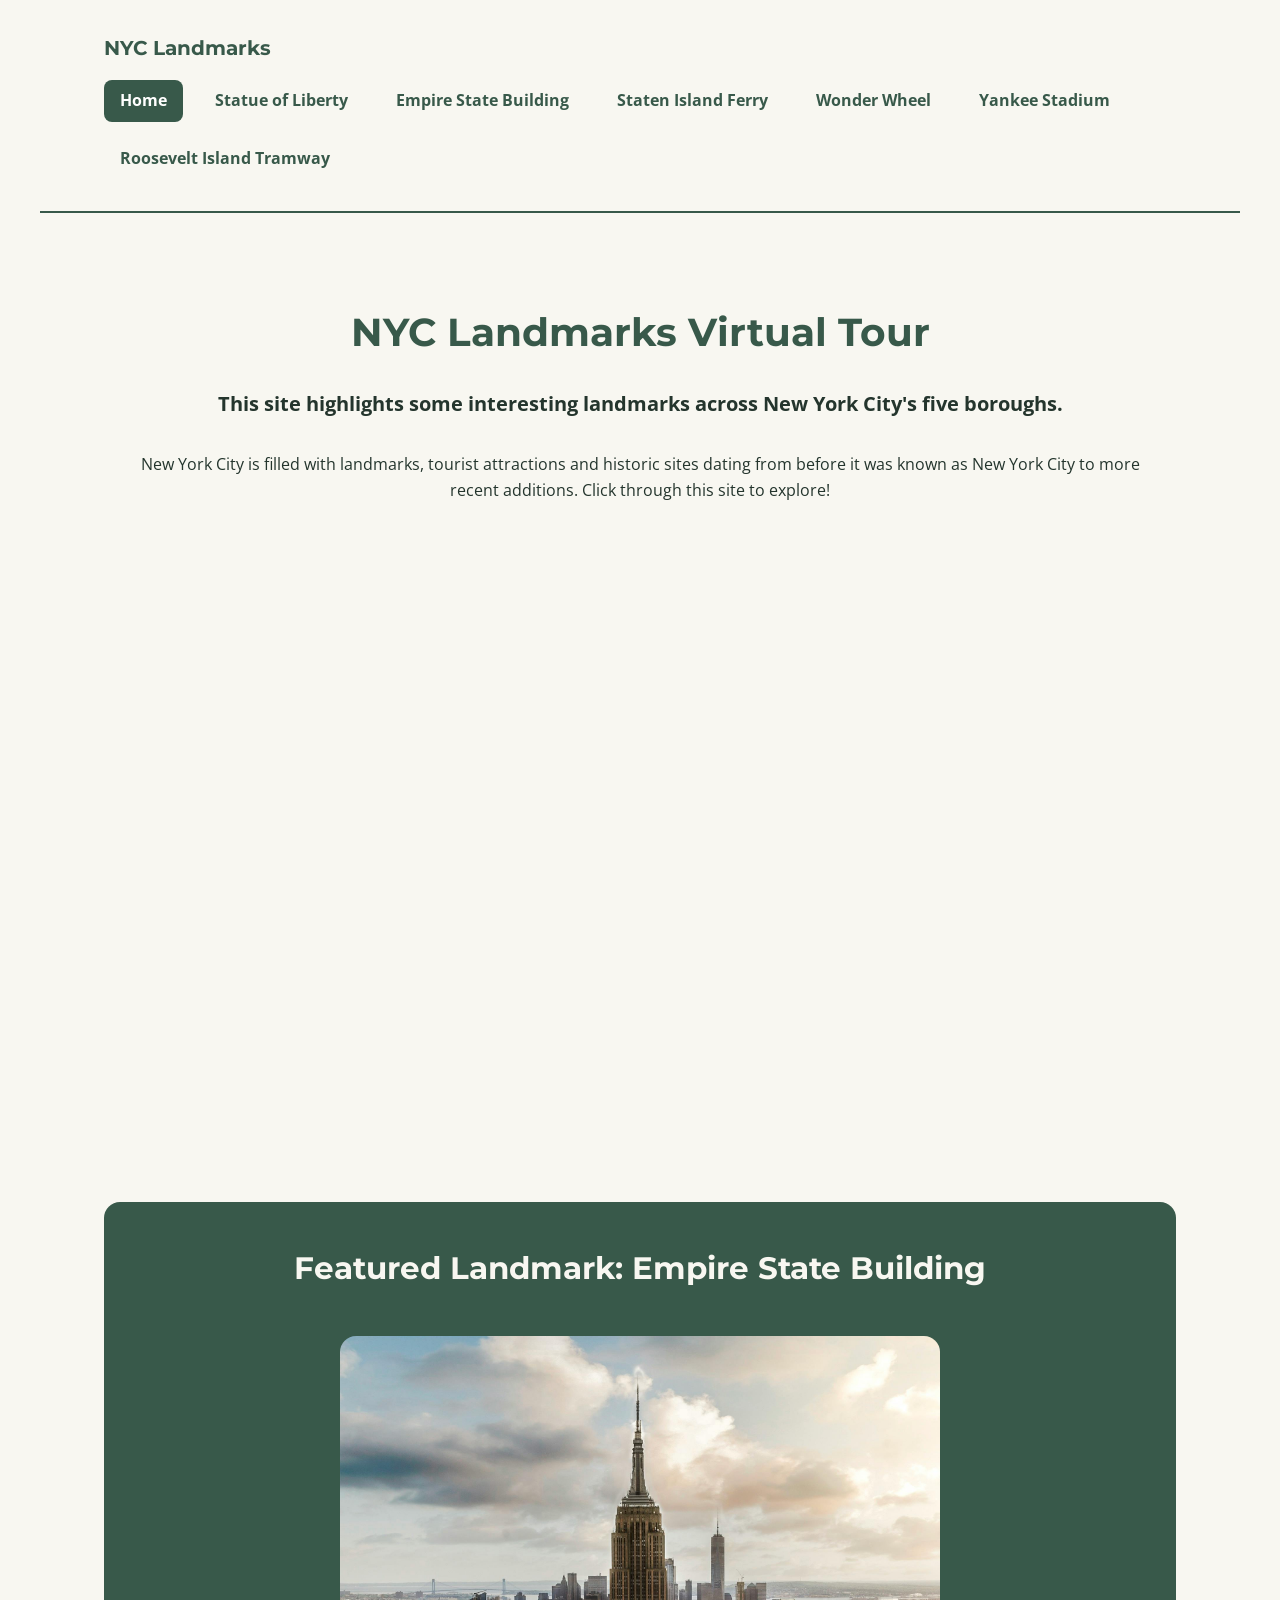
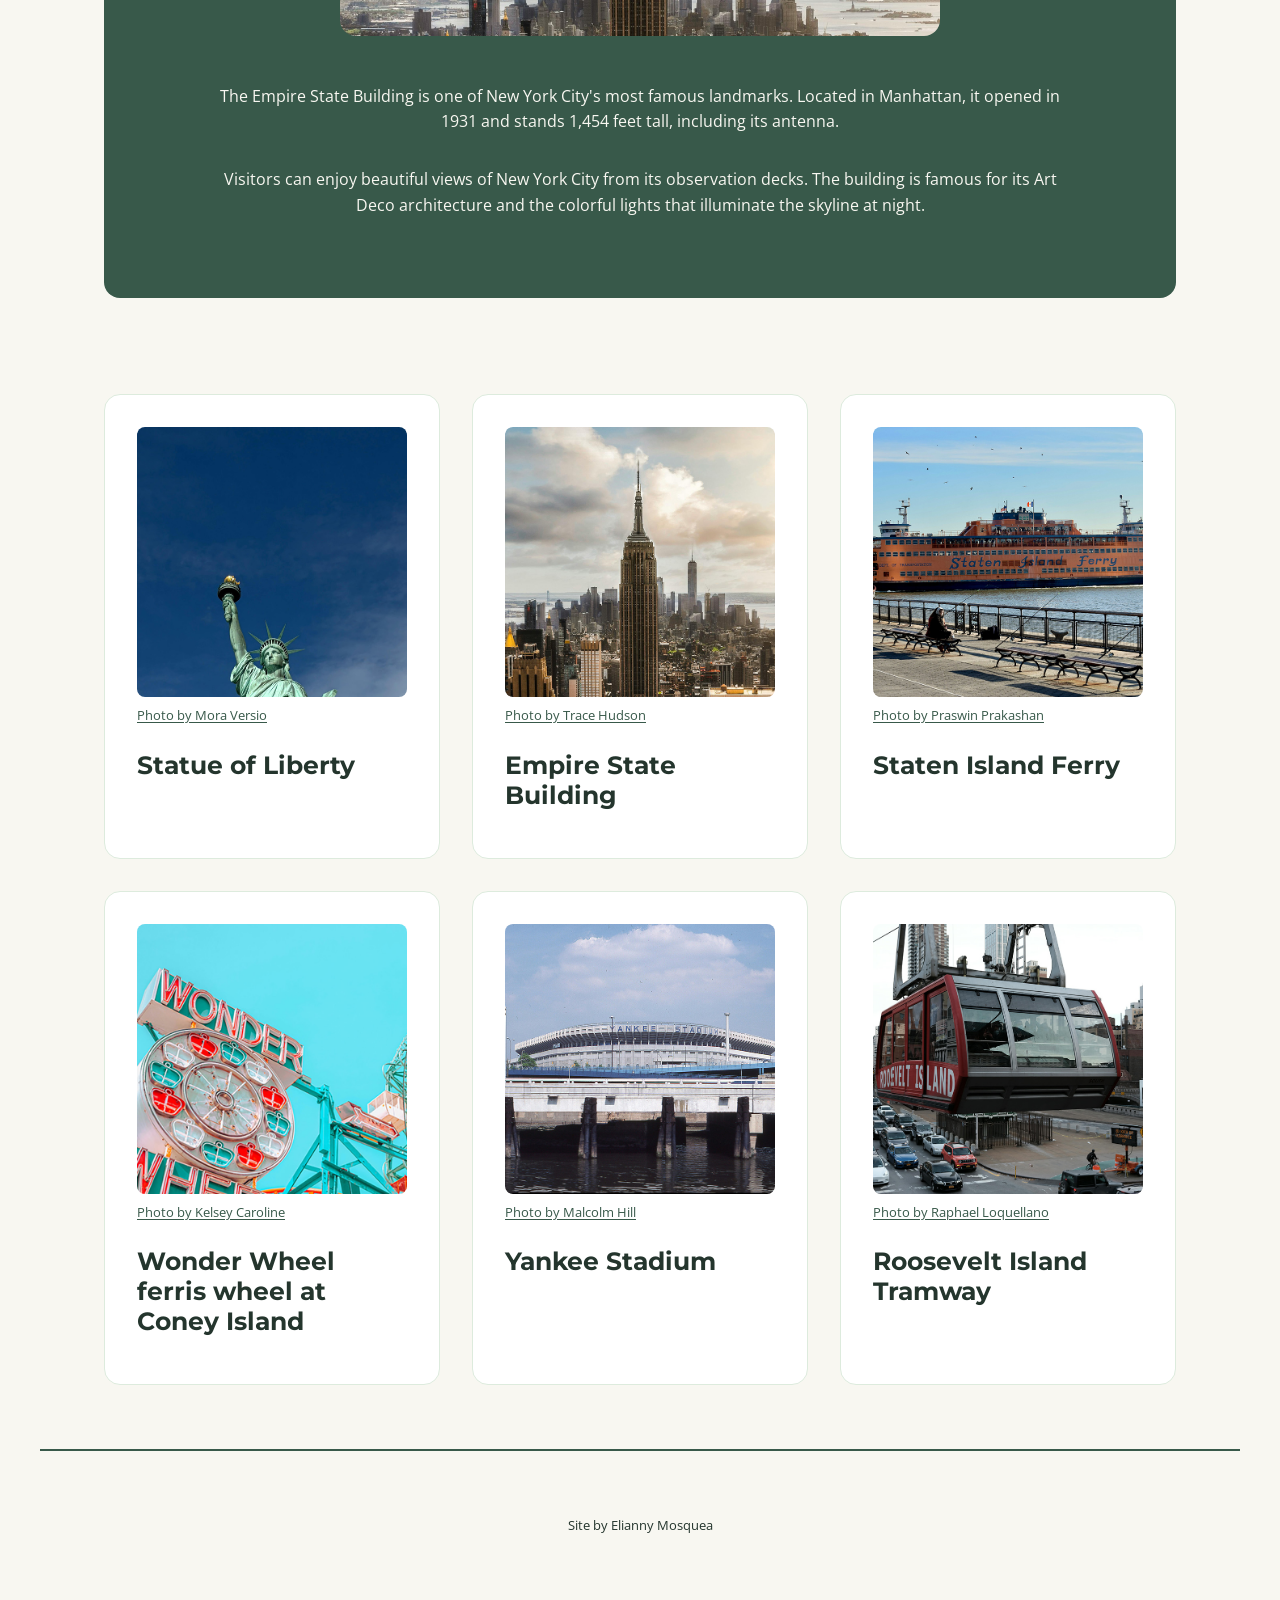
<file: index.html>
<!DOCTYPE html>
<html lang="en">

<head>
    <meta charset="UTF-8">
    <meta name="viewport" content="width=device-width, initial-scale=1.0">
    <title> NYC Landmarks </title>
    <link rel="stylesheet" href="tokens.css">
    <link rel="stylesheet" href="style.css">
</head>

<body>
    <header>
        <div class="site-title">NYC Landmarks</div>
        <nav class="site-navigation" aria-label="Main navigation">
            <ul>
                <li><a href="index.html" aria-current="page">Home</a></li>
                <li><a href="landmark-liberty.html">Statue of Liberty</a></li>
                <li><a href="landmark-empire.html">Empire State Building</a></li>
                <li><a href="landmark-ferry.html">Staten Island Ferry</a></li>
                <li><a href="landmark-wonder.html">Wonder Wheel</a></li>
                <li><a href="landmark-yankee.html">Yankee Stadium</a></li>
                <li><a href="landmark-tram.html">Roosevelt Island Tramway</a></li>
            </ul>
        </nav>
    </header>

    <main>
        <section class="introduction">
            <h1>NYC Landmarks Virtual Tour</h1>

            <p class="intro">
                This site highlights some interesting landmarks across New York City's five boroughs.
            </p>

            <p>
                New York City is filled with landmarks, tourist attractions and historic sites dating from before it was
                known as New York City to more recent additions. Click through this site to explore!
            </p>
        </section>

        <div class="videoWrapper ratio-16-9">
            <iframe src="https://www.youtube.com/embed/_xkg7pNSp9M" title="NYC Landmarks Video" allowfullscreen>
            </iframe>
        </div>

        <section class="featured-landmark">
            <h2>Featured Landmark: Empire State Building</h2>

            <picture>
                <source media="(min-width: 645px)" srcset="images/pexels-tracehudson-2424391.jpg">

                <source media="(max-width: 644px)" srcset="images/square/pexels-tracehudson-2424391.jpg">

                <img src="images/pexels-tracehudson-2424391.jpg"
                    alt="Empire State Building with lower Manhattan in the background">
            </picture>

            <p>
                The Empire State Building is one of New York City's
                most famous landmarks. Located in Manhattan, it
                opened in 1931 and stands 1,454 feet tall,
                including its antenna.
            </p>

            <p>
                Visitors can enjoy beautiful views of New York City
                from its observation decks. The building is famous
                for its Art Deco architecture and the colorful
                lights that illuminate the skyline at night.
            </p>
        </section>

        <!-- NYC Landmarks Gallery -->
        <div class="landmarks landmarks-grid">

            <div class="landmark">
                <figure>
                    <img src="images/square/pexels-mora-versio-2150673251-34091093.jpg"
                        alt="Statue of Liberty from below looking up at it">
                    <figcaption class="text-caption">
                        <a href="https://www.pexels.com/photo/statue-of-liberty-in-new-york-city-usa-34091093/">
                            Photo by Mora Versio
                        </a>
                    </figcaption>
                </figure>
                <h3><a href="landmark-liberty.html">Statue of Liberty</a></h3>
            </div>

            <div class="landmark">
                <figure>
                    <img src="images/square/pexels-tracehudson-2424391.jpg"
                        alt="Empire State Building with lower Manhattan in the background">
                    <figcaption class="text-caption">
                        <a href="https://www.pexels.com/photo/empire-state-building-2424391/">
                            Photo by Trace Hudson
                        </a>
                    </figcaption>
                </figure>
                <h3><a href="landmark-empire.html">Empire State Building</a></h3>
            </div>

            <div class="landmark">
                <figure>
                    <img src="images/square/praswin-prakashan-YOCN1a1m_dg-unsplash.jpg"
                        alt="Staten Island Ferry pulling into the dock">
                    <figcaption class="text-caption">
                        <a href="https://unsplash.com/photos/a-large-ferry-boat-in-a-body-of-water-YOCN1a1m_dg">
                            Photo by Praswin Prakashan
                        </a>
                    </figcaption>
                </figure>
                <h3><a href="landmark-ferry.html">Staten Island Ferry</a></h3>
            </div>

            <div class="landmark">
                <figure>
                    <img src="images/square/pexels-kelsey-caroline-774981359-19122990.jpg"
                        alt="Wonder Wheel ferris wheel at Coney Island">
                    <figcaption class="text-caption">
                        <a href="https://www.pexels.com/photo/ferris-wheel-in-amusement-park-19122990/">
                            Photo by Kelsey Caroline
                        </a>
                    </figcaption>
                </figure>
                <h3><a href="landmark-wonder.html">Wonder Wheel ferris wheel at Coney Island</a></h3>
            </div>

            <div class="landmark">
                <figure>
                    <img src="images/square/pexels-malcolmhill-12360516.jpg"
                        alt="Yankee Stadium seen from the water with stadium title visible.">
                    <figcaption class="text-caption">
                        <a href="https://www.pexels.com/photo/yankee-stadium-under-the-blue-sky-12360516/">
                            Photo by Malcolm Hill
                        </a>
                    </figcaption>
                </figure>
                <h3><a href="landmark-yankee.html">Yankee Stadium</a></h3>
            </div>

            <div class="landmark">
                <figure>
                    <img src="images/square/pexels-loquellano-12404963.jpg"
                        alt="Roosevelt Island Tramway leaving Manhattan">
                    <figcaption class="text-caption">
                        <a href="https://www.pexels.com/photo/cable-car-above-city-street-12404963/">
                            Photo by Raphael Loquellano
                        </a>
                    </figcaption>
                </figure>
                <h3><a href="landmark-tram.html">Roosevelt Island Tramway</a></h3>
            </div>

        </div>



    </main>

    <footer>
        <p>Site by Elianny Mosquea</p>
    </footer>

</body>

</html>
</file>
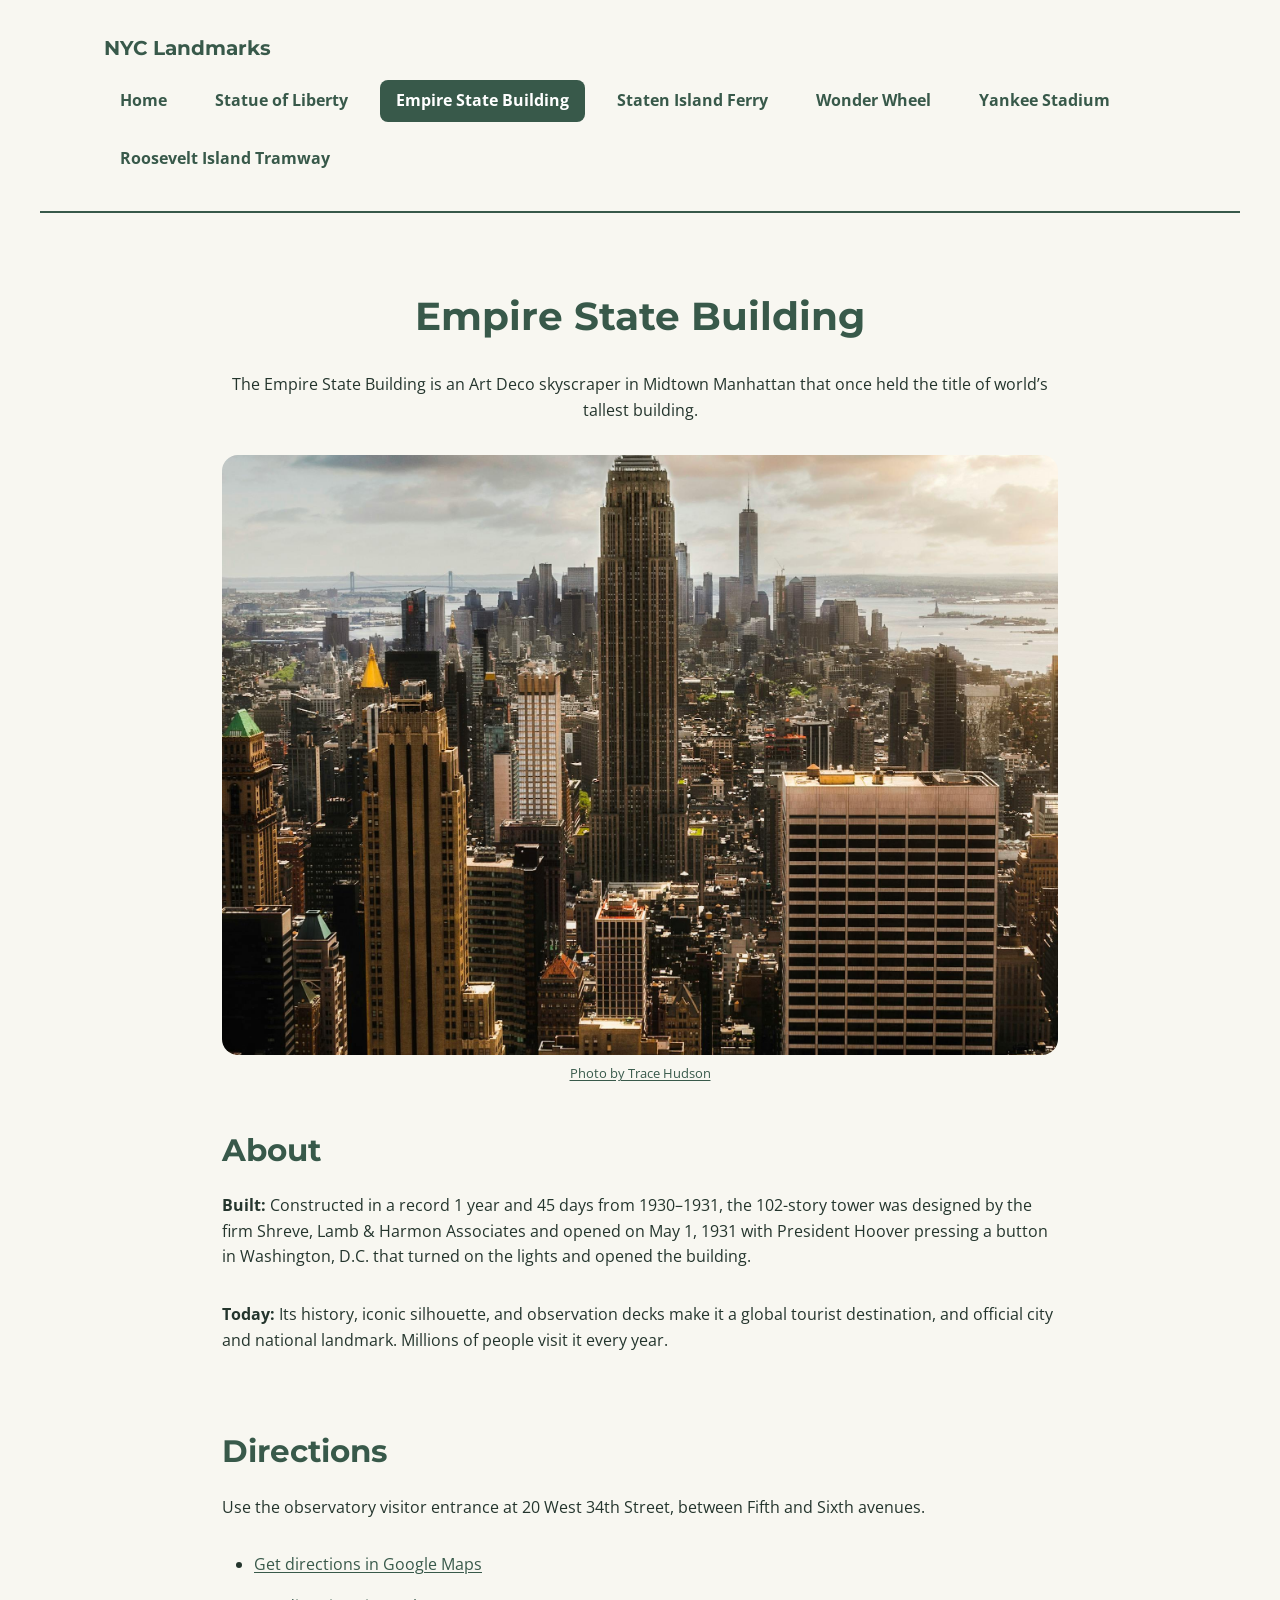
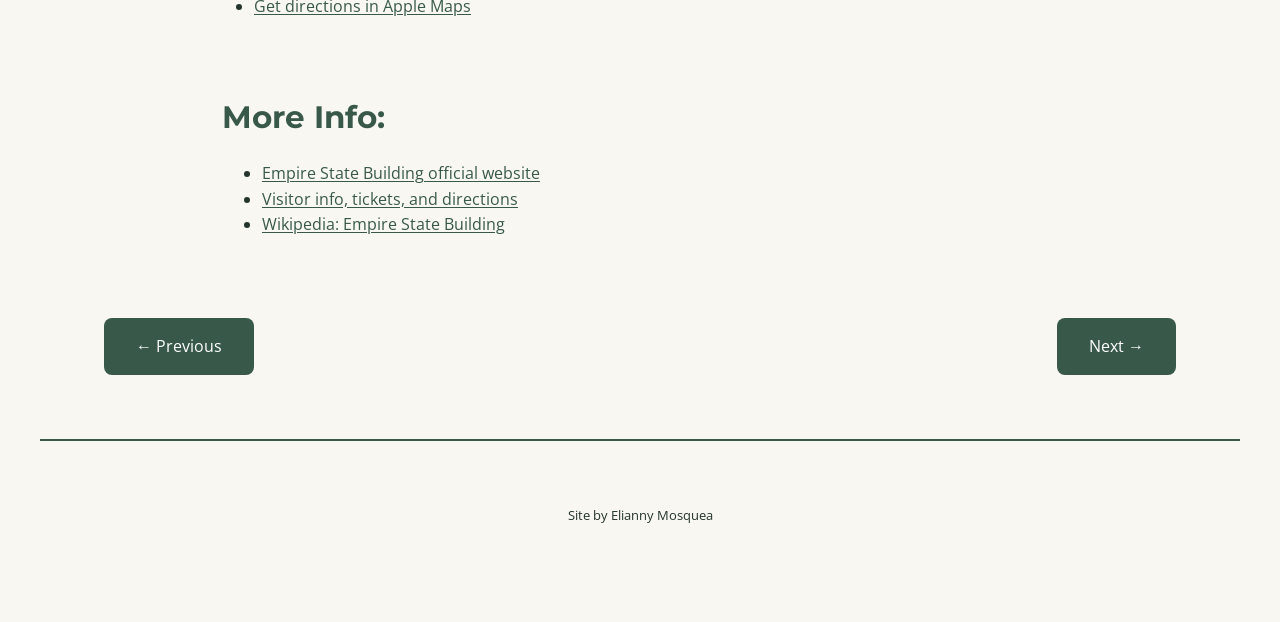
<file: landmark-empire.html>
<!DOCTYPE html>
<html lang="en">

<head>
    <meta charset="UTF-8">
    <meta name="viewport" content="width=device-width, initial-scale=1.0">
    <title>Empire State Building | NYC Landmarks</title>
    <link rel="stylesheet" href="tokens.css">
    <link rel="stylesheet" href="style.css">
</head>

<body>
    <header>
        <div class="site-title">NYC Landmarks</div>
        <nav class="site-navigation" aria-label="Main navigation">
            <ul>
                <li><a href="index.html">Home</a></li>
                <li><a href="landmark-liberty.html">Statue of Liberty</a></li>
                <li><a href="landmark-empire.html" aria-current="page">Empire State Building</a></li>
                <li><a href="landmark-ferry.html">Staten Island Ferry</a></li>
                <li><a href="landmark-wonder.html">Wonder Wheel</a></li>
                <li><a href="landmark-yankee.html">Yankee Stadium</a></li>
                <li><a href="landmark-tram.html">Roosevelt Island Tramway</a></li>
            </ul>
        </nav>
    </header>

    <main class="landmark-page">

        <section class="landmark-introduction">
            <h1>Empire State Building</h1>
            <p>
                The Empire State Building is an Art Deco skyscraper in Midtown Manhattan that once held the title of world’s tallest building.
            </p>

            <figure class="landmark-hero">
                <picture>
                    <source media="(max-width: 644px)"
                            srcset="images/square/pexels-tracehudson-2424391.jpg">
                    <img src="images/pexels-tracehudson-2424391.jpg"
                         alt="Empire State Building with lower Manhattan in the background">
                </picture>
                <figcaption class="text-caption">
                    <a href="https://www.pexels.com/photo/empire-state-building-2424391/">
                        Photo by Trace Hudson
                    </a>
                </figcaption>
            </figure>
        </section>

        <section class="landmark-about">
            <h2>About</h2>
            <p>
                <strong>Built:</strong> Constructed in a record 1 year and 45 days from 1930–1931, the 102-story tower was designed by the firm Shreve, Lamb &amp; Harmon Associates and opened on May 1, 1931 with President Hoover pressing a button in Washington, D.C. that turned on the lights and opened the building.
            </p>
            <p>
                <strong>Today:</strong> Its history, iconic silhouette, and observation decks make it a global tourist destination, and official city and national landmark. Millions of people visit it every year.
            </p>
        </section>

        <section class="landmark-directions">
            <h2 id="directions-title">Directions</h2>
            <p>
                Use the observatory visitor entrance at 20 West 34th Street, between Fifth and Sixth avenues.
            </p>
            <ul class="directions-links">
                <li>
                    <a class="directions-link"
                       href="https://www.google.com/maps/dir/?api=1&amp;destination=Empire%20State%20Building%20Observatory%2C%2020%20West%2034th%20Street%2C%20New%20York%2C%20NY%2010001">
                        Get directions in Google Maps
                    </a>
                </li>
                <li>
                    <a class="directions-link"
                       href="https://maps.apple.com/directions?destination=Empire%20State%20Building%20Observatory%2C%2020%20West%2034th%20Street%2C%20New%20York%2C%20NY%2010001">
                        Get directions in Apple Maps
                    </a>
                </li>
            </ul>
        </section>

        <section class="landmark-more-info">
            <h2>More Info:</h2>
            <ul>
                <li>
                    <a href="https://www.esbnyc.com/about/history">
                        Empire State Building official website
                    </a>
                </li>
                <li>
                    <a href="https://www.esbnyc.com/visit">
                        Visitor info, tickets, and directions
                    </a>
                </li>
                <li>
                    <a href="https://en.wikipedia.org/wiki/Empire_State_Building">
                        Wikipedia: Empire State Building
                    </a>
                </li>
            </ul>
        </section>

        <nav id="pagination" aria-label="Landmark navigation">
            <a class="btn" rel="prev" href="landmark-liberty.html">
                ← Previous
            </a>
            <a class="btn" rel="next" href="landmark-ferry.html">
                Next →
            </a>
        </nav>

    </main>

    <footer>
        <p>Site by Elianny Mosquea</p>
    </footer>
</body>

</html>
</file>
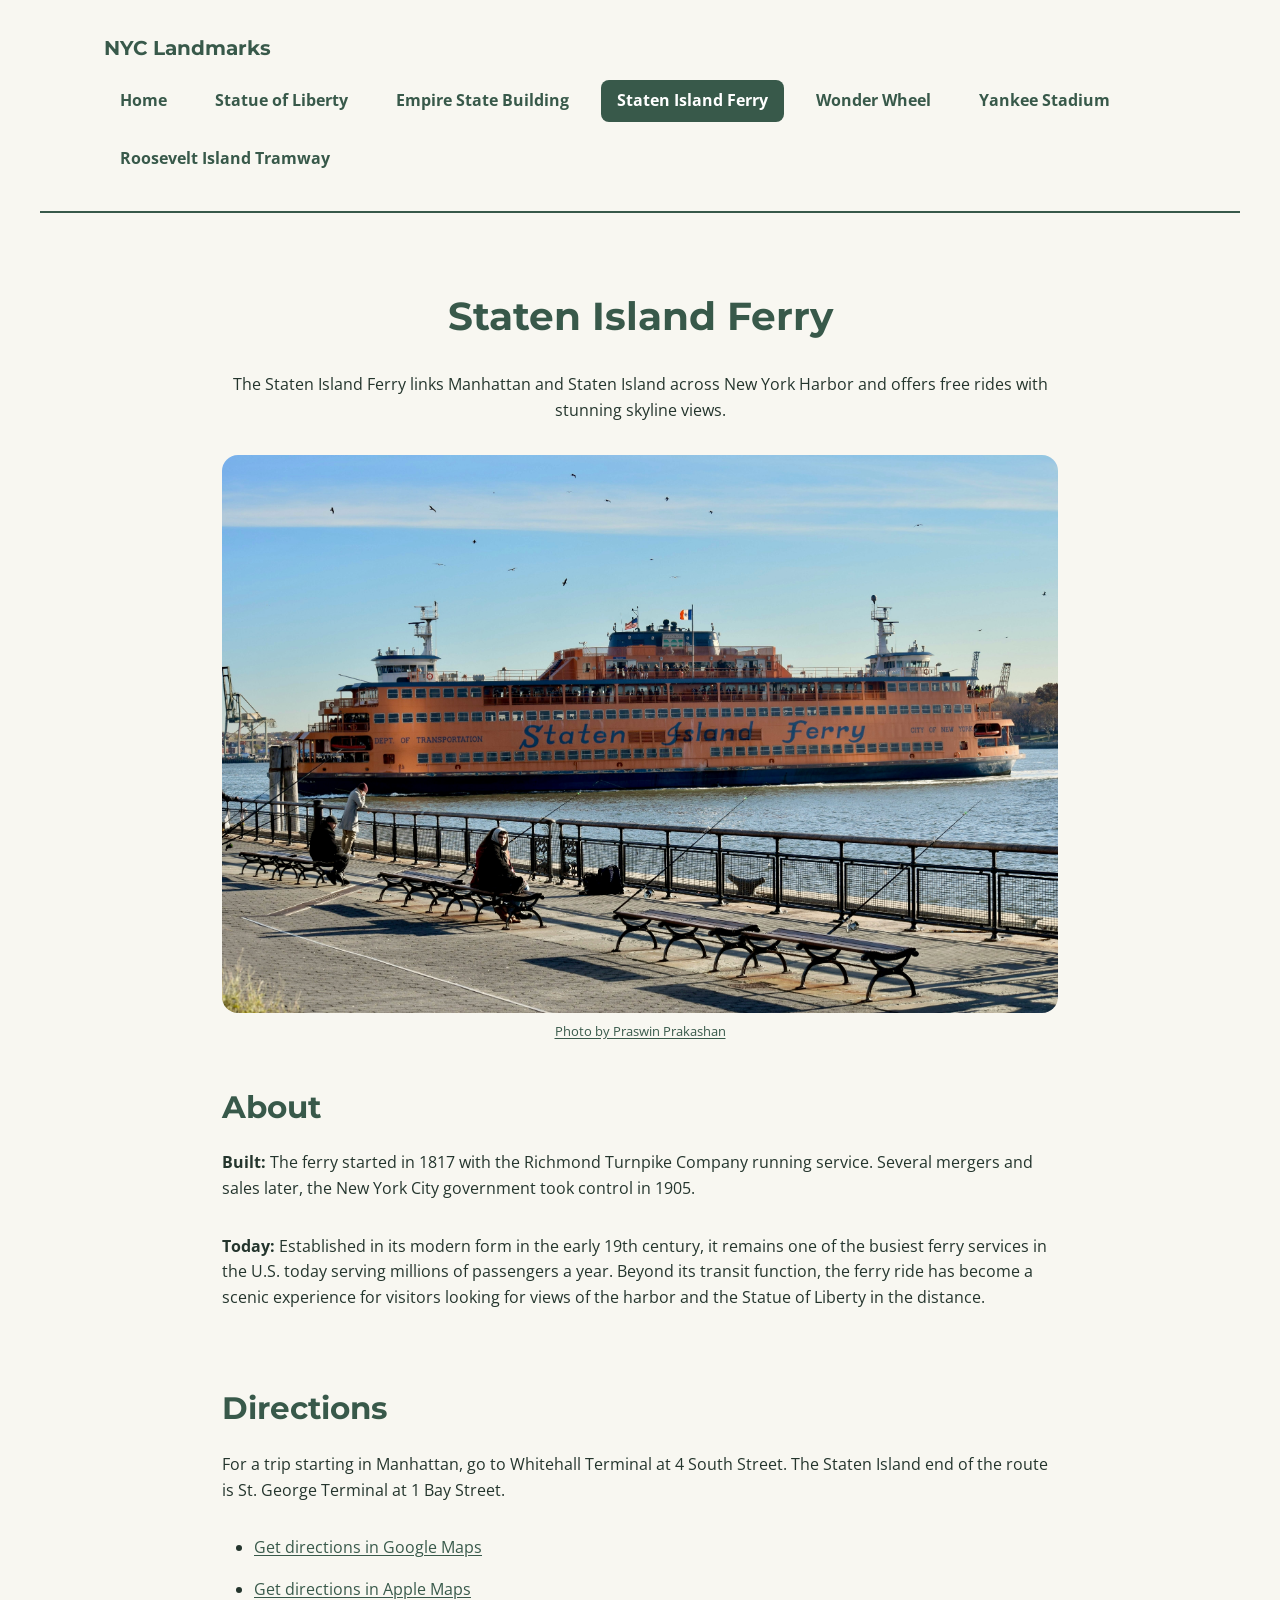
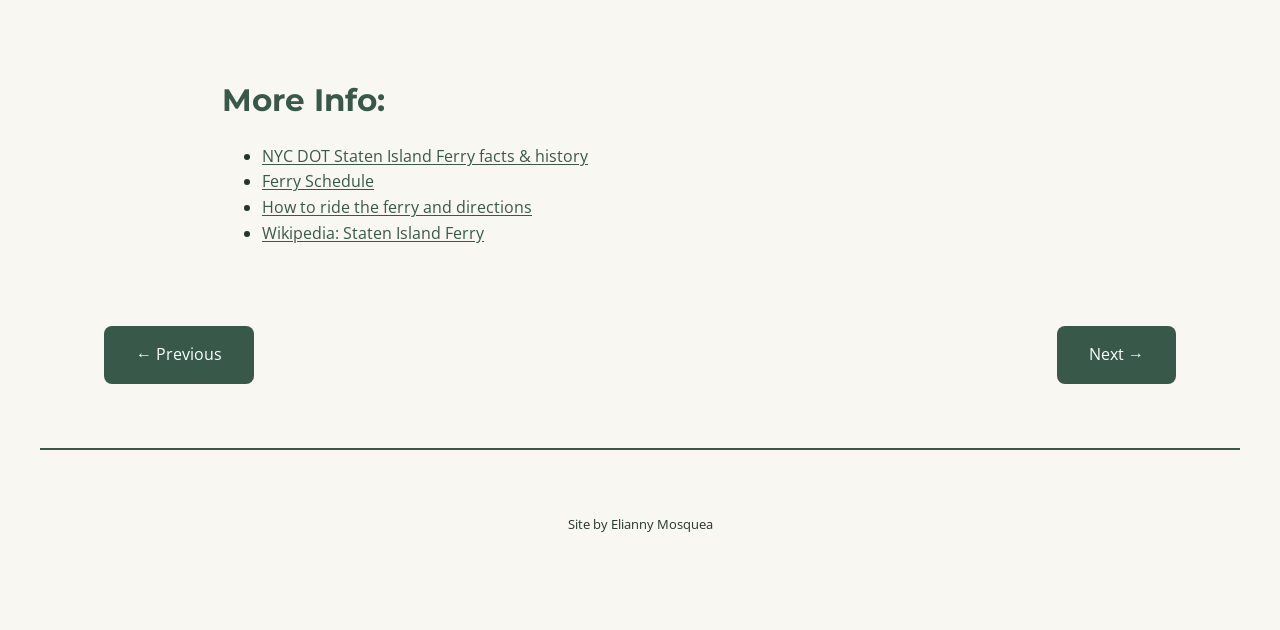
<file: landmark-ferry.html>
<!DOCTYPE html>
<html lang="en">

<head>
    <meta charset="UTF-8">
    <meta name="viewport" content="width=device-width, initial-scale=1.0">
    <title>Staten Island Ferry | NYC Landmarks</title>
    <link rel="stylesheet" href="tokens.css">
    <link rel="stylesheet" href="style.css">
</head>

<body>
    <header>
        <div class="site-title">NYC Landmarks</div>
        <nav class="site-navigation" aria-label="Main navigation">
            <ul>
                <li><a href="index.html">Home</a></li>
                <li><a href="landmark-liberty.html">Statue of Liberty</a></li>
                <li><a href="landmark-empire.html">Empire State Building</a></li>
                <li><a href="landmark-ferry.html" aria-current="page">Staten Island Ferry</a></li>
                <li><a href="landmark-wonder.html">Wonder Wheel</a></li>
                <li><a href="landmark-yankee.html">Yankee Stadium</a></li>
                <li><a href="landmark-tram.html">Roosevelt Island Tramway</a></li>
            </ul>
        </nav>
    </header>

    <main class="landmark-page">

        <section class="landmark-introduction">
            <h1>Staten Island Ferry</h1>
            <p>
                The Staten Island Ferry links Manhattan and Staten Island across New York Harbor and offers free rides with stunning skyline views.
            </p>

            <figure class="landmark-hero">
                <picture>
                    <source media="(max-width: 644px)"
                            srcset="images/square/praswin-prakashan-YOCN1a1m_dg-unsplash.jpg">
                    <img src="images/praswin-prakashan-YOCN1a1m_dg-unsplash.jpg"
                         alt="Staten Island Ferry pulling into the dock">
                </picture>
                <figcaption class="text-caption">
                    <a href="https://unsplash.com/photos/a-large-ferry-boat-in-a-body-of-water-YOCN1a1m_dg">
                        Photo by Praswin Prakashan
                    </a>
                </figcaption>
            </figure>
        </section>

        <section class="landmark-about">
            <h2>About</h2>
            <p>
                <strong>Built:</strong> The ferry started in 1817 with the Richmond Turnpike Company running service. Several mergers and sales later, the New York City government took control in 1905.
            </p>
            <p>
                <strong>Today:</strong> Established in its modern form in the early 19th century, it remains one of the busiest ferry services in the U.S. today serving millions of passengers a year. Beyond its transit function, the ferry ride has become a scenic experience for visitors looking for views of the harbor and the Statue of Liberty in the distance.
            </p>
        </section>

        <section class="landmark-directions">
            <h2 id="directions-title">Directions</h2>
            <p>
                For a trip starting in Manhattan, go to Whitehall Terminal at 4 South Street. The Staten Island end of the route is St. George Terminal at 1 Bay Street.
            </p>
            <ul class="directions-links">
                <li>
                    <a class="directions-link"
                       href="https://www.google.com/maps/dir/?api=1&amp;destination=Staten%20Island%20Ferry%20Whitehall%20Terminal%2C%204%20South%20Street%2C%20New%20York%2C%20NY">
                        Get directions in Google Maps
                    </a>
                </li>
                <li>
                    <a class="directions-link"
                       href="https://maps.apple.com/directions?destination=Staten%20Island%20Ferry%20Whitehall%20Terminal%2C%204%20South%20Street%2C%20New%20York%2C%20NY">
                        Get directions in Apple Maps
                    </a>
                </li>
            </ul>
        </section>

        <section class="landmark-more-info">
            <h2>More Info:</h2>
            <ul>
                <li>
                    <a href="https://www.nyc.gov/html/dot/html/ferrybus/ferry-facts.shtml">
                        NYC DOT Staten Island Ferry facts &amp; history
                    </a>
                </li>
                <li>
                    <a href="https://www.nyc.gov/html/dot/html/ferrybus/siferryschedule.shtml">
                        Ferry Schedule
                    </a>
                </li>
                <li>
                    <a href="https://siferry.com/getting-there/">
                        How to ride the ferry and directions
                    </a>
                </li>
                <li>
                    <a href="https://en.wikipedia.org/wiki/Staten_Island_Ferry">
                        Wikipedia: Staten Island Ferry
                    </a>
                </li>
            </ul>
        </section>

        <nav id="pagination" aria-label="Landmark navigation">
            <a class="btn" rel="prev" href="landmark-empire.html">
                ← Previous
            </a>
            <a class="btn" rel="next" href="landmark-wonder.html">
                Next →
            </a>
        </nav>

    </main>

    <footer>
        <p>Site by Elianny Mosquea</p>
    </footer>
</body>

</html>
</file>
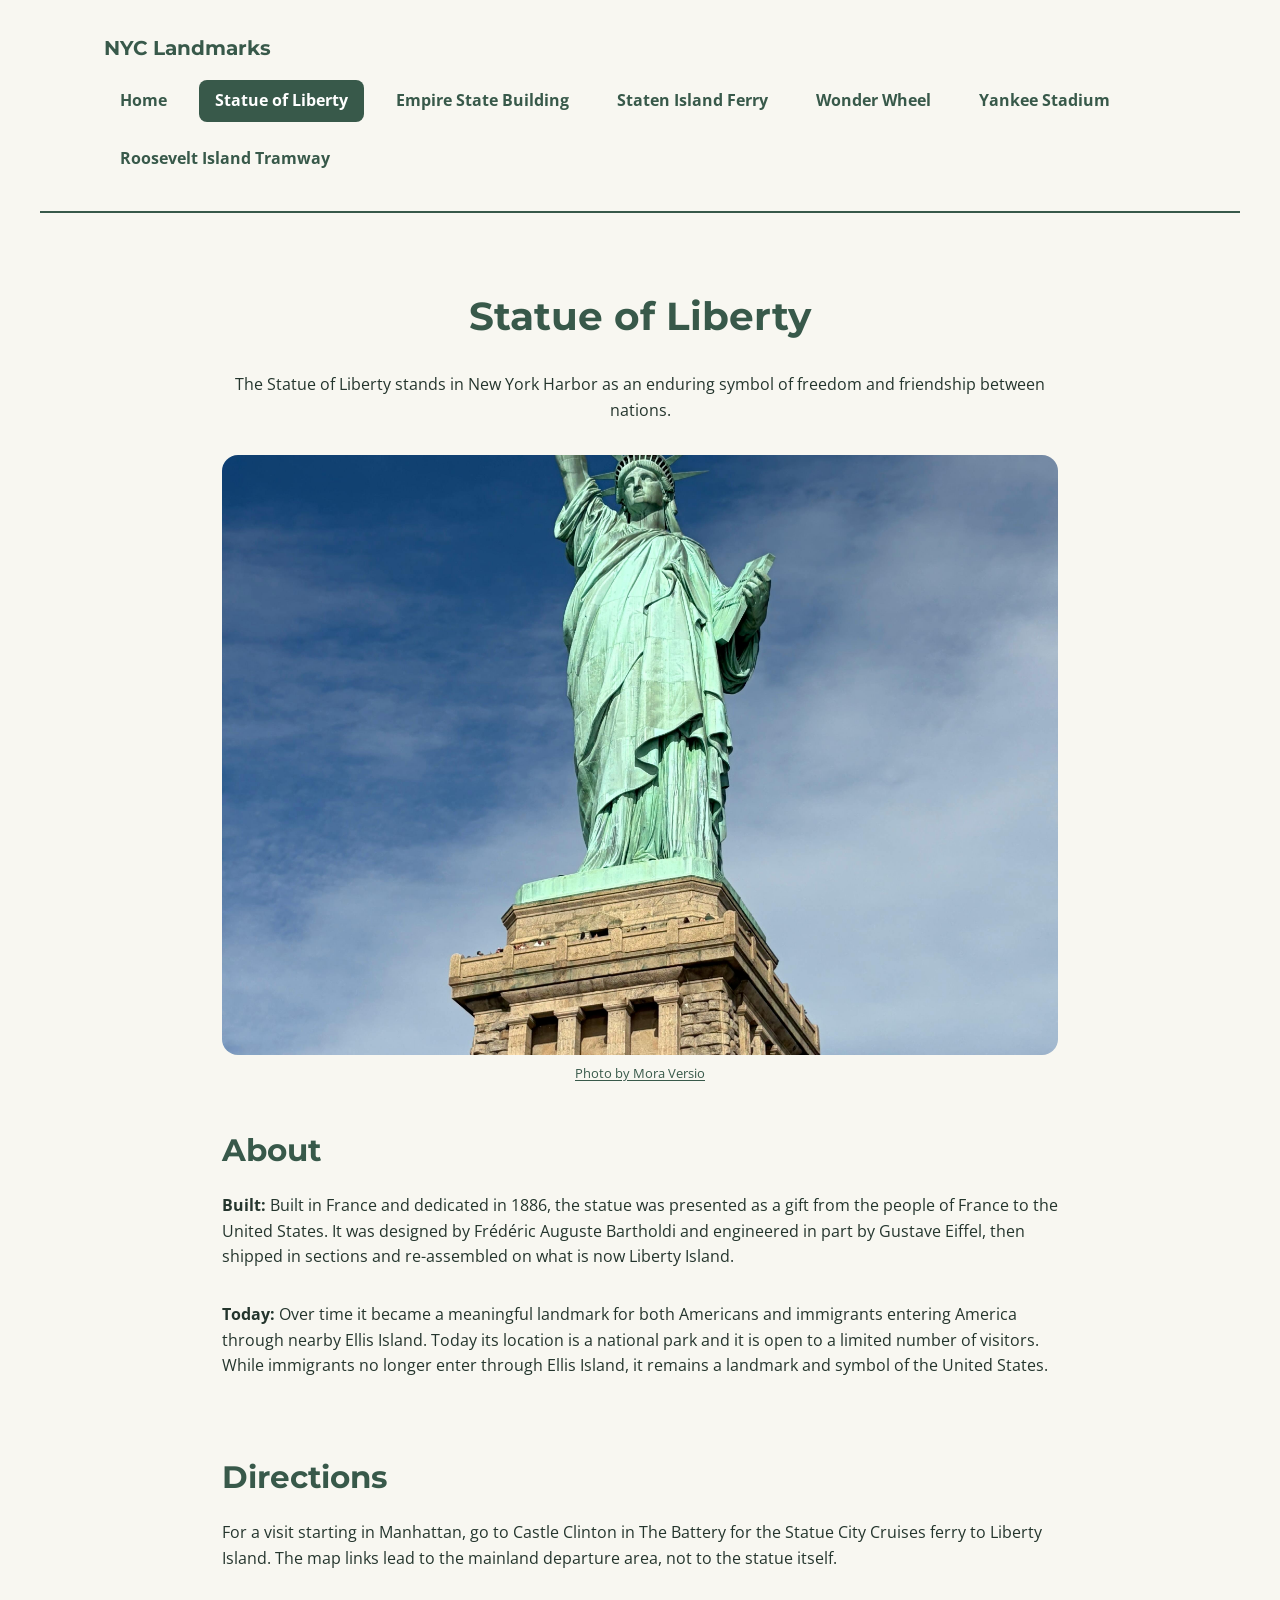
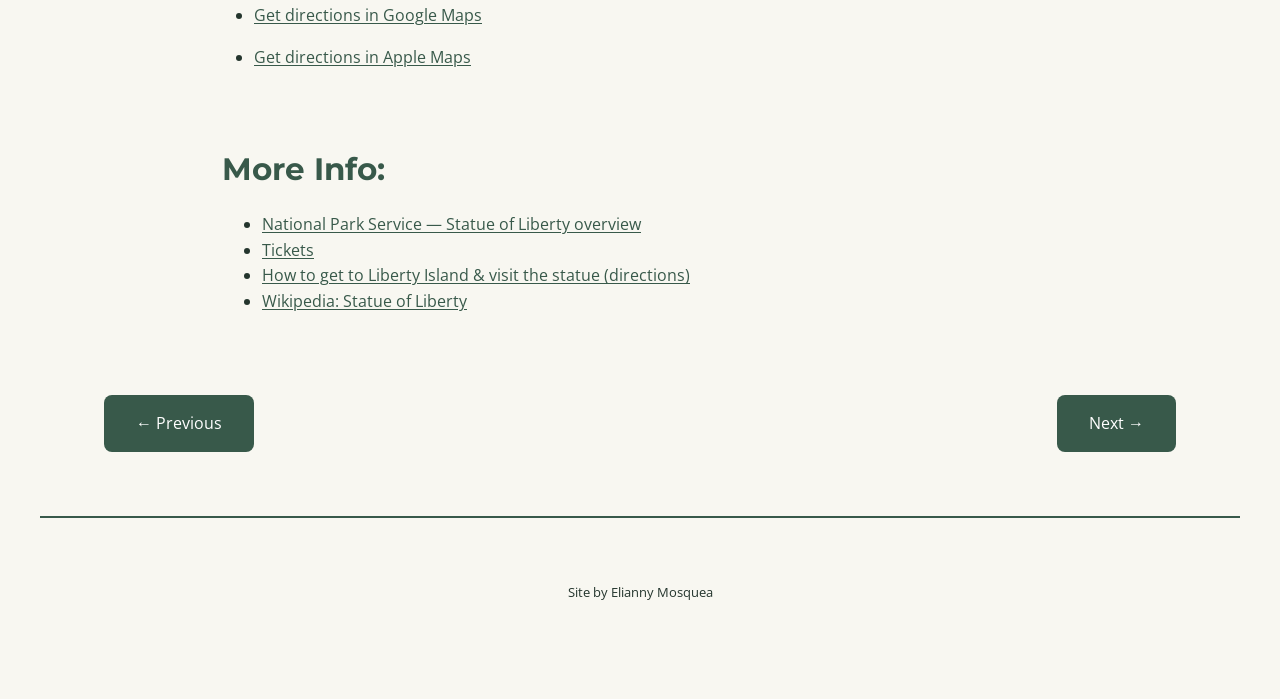
<file: landmark-liberty.html>
<!DOCTYPE html>
<html lang="en">

<head>
    <meta charset="UTF-8">
    <meta name="viewport" content="width=device-width, initial-scale=1.0">
    <title>Statue of Liberty | NYC Landmarks</title>
    <link rel="stylesheet" href="tokens.css">
    <link rel="stylesheet" href="style.css">
</head>

<body>
    <header>
        <div class="site-title">NYC Landmarks</div>
        <nav class="site-navigation" aria-label="Main navigation">
            <ul>
                <li><a href="index.html">Home</a></li>
                <li><a href="landmark-liberty.html" aria-current="page">Statue of Liberty</a></li>
                <li><a href="landmark-empire.html">Empire State Building</a></li>
                <li><a href="landmark-ferry.html">Staten Island Ferry</a></li>
                <li><a href="landmark-wonder.html">Wonder Wheel</a></li>
                <li><a href="landmark-yankee.html">Yankee Stadium</a></li>
                <li><a href="landmark-tram.html">Roosevelt Island Tramway</a></li>
            </ul>
        </nav>
    </header>

    <main class="landmark-page">

        <section class="landmark-introduction">
            <h1>Statue of Liberty</h1>
            <p>
                The Statue of Liberty stands in New York Harbor as an enduring symbol of freedom and friendship between nations.
            </p>

            <figure class="landmark-hero">
                <picture>
                    <source media="(max-width: 644px)"
                            srcset="images/square/pexels-mora-versio-2150673251-34091093.jpg">
                    <img src="images/pexels-mora-versio-2150673251-34091093.jpg"
                         alt="Statue of Liberty from below looking up at it">
                </picture>
                <figcaption class="text-caption">
                    <a href="https://www.pexels.com/photo/statue-of-liberty-in-new-york-city-usa-34091093/">
                        Photo by Mora Versio
                    </a>
                </figcaption>
            </figure>
        </section>

        <section class="landmark-about">
            <h2>About</h2>
            <p>
                <strong>Built:</strong> Built in France and dedicated in 1886, the statue was presented as a gift from the people of France to the United States. It was designed by Frédéric Auguste Bartholdi and engineered in part by Gustave Eiffel, then shipped in sections and re-assembled on what is now Liberty Island.
            </p>
            <p>
                <strong>Today:</strong> Over time it became a meaningful landmark for both Americans and immigrants entering America through nearby Ellis Island. Today its location is a national park and it is open to a limited number of visitors. While immigrants no longer enter through Ellis Island, it remains a landmark and symbol of the United States.
            </p>
        </section>

        <section class="landmark-directions">
            <h2 id="directions-title">Directions</h2>
            <p>
                For a visit starting in Manhattan, go to Castle Clinton in The Battery for the Statue City Cruises ferry to Liberty Island. The map links lead to the mainland departure area, not to the statue itself.
            </p>
            <ul class="directions-links">
                <li>
                    <a class="directions-link"
                       href="https://www.google.com/maps/dir/?api=1&amp;destination=Castle%20Clinton%20National%20Monument%2C%20The%20Battery%2C%20New%20York%2C%20NY">
                        Get directions in Google Maps
                    </a>
                </li>
                <li>
                    <a class="directions-link"
                       href="https://maps.apple.com/directions?destination=Castle%20Clinton%20National%20Monument%2C%20The%20Battery%2C%20New%20York%2C%20NY">
                        Get directions in Apple Maps
                    </a>
                </li>
            </ul>
        </section>

        <section class="landmark-more-info">
            <h2>More Info:</h2>
            <ul>
                <li>
                    <a href="https://www.nps.gov/stli/">
                        National Park Service — Statue of Liberty overview
                    </a>
                </li>
                <li>
                    <a href="https://www.cityexperiences.com/new-york/city-cruises/statue/">
                        Tickets
                    </a>
                </li>
                <li>
                    <a href="https://www.nps.gov/stli/planyourvisit/directions.htm">
                        How to get to Liberty Island &amp; visit the statue (directions)
                    </a>
                </li>
                <li>
                    <a href="https://en.wikipedia.org/wiki/Statue_of_Liberty">
                        Wikipedia: Statue of Liberty
                    </a>
                </li>
            </ul>
        </section>

        <nav id="pagination" aria-label="Landmark navigation">
            <a class="btn" rel="prev" href="landmark-tram.html">
                ← Previous
            </a>
            <a class="btn" rel="next" href="landmark-empire.html">
                Next →
            </a>
        </nav>

    </main>

    <footer>
        <p>Site by Elianny Mosquea</p>
    </footer>
</body>

</html>
</file>
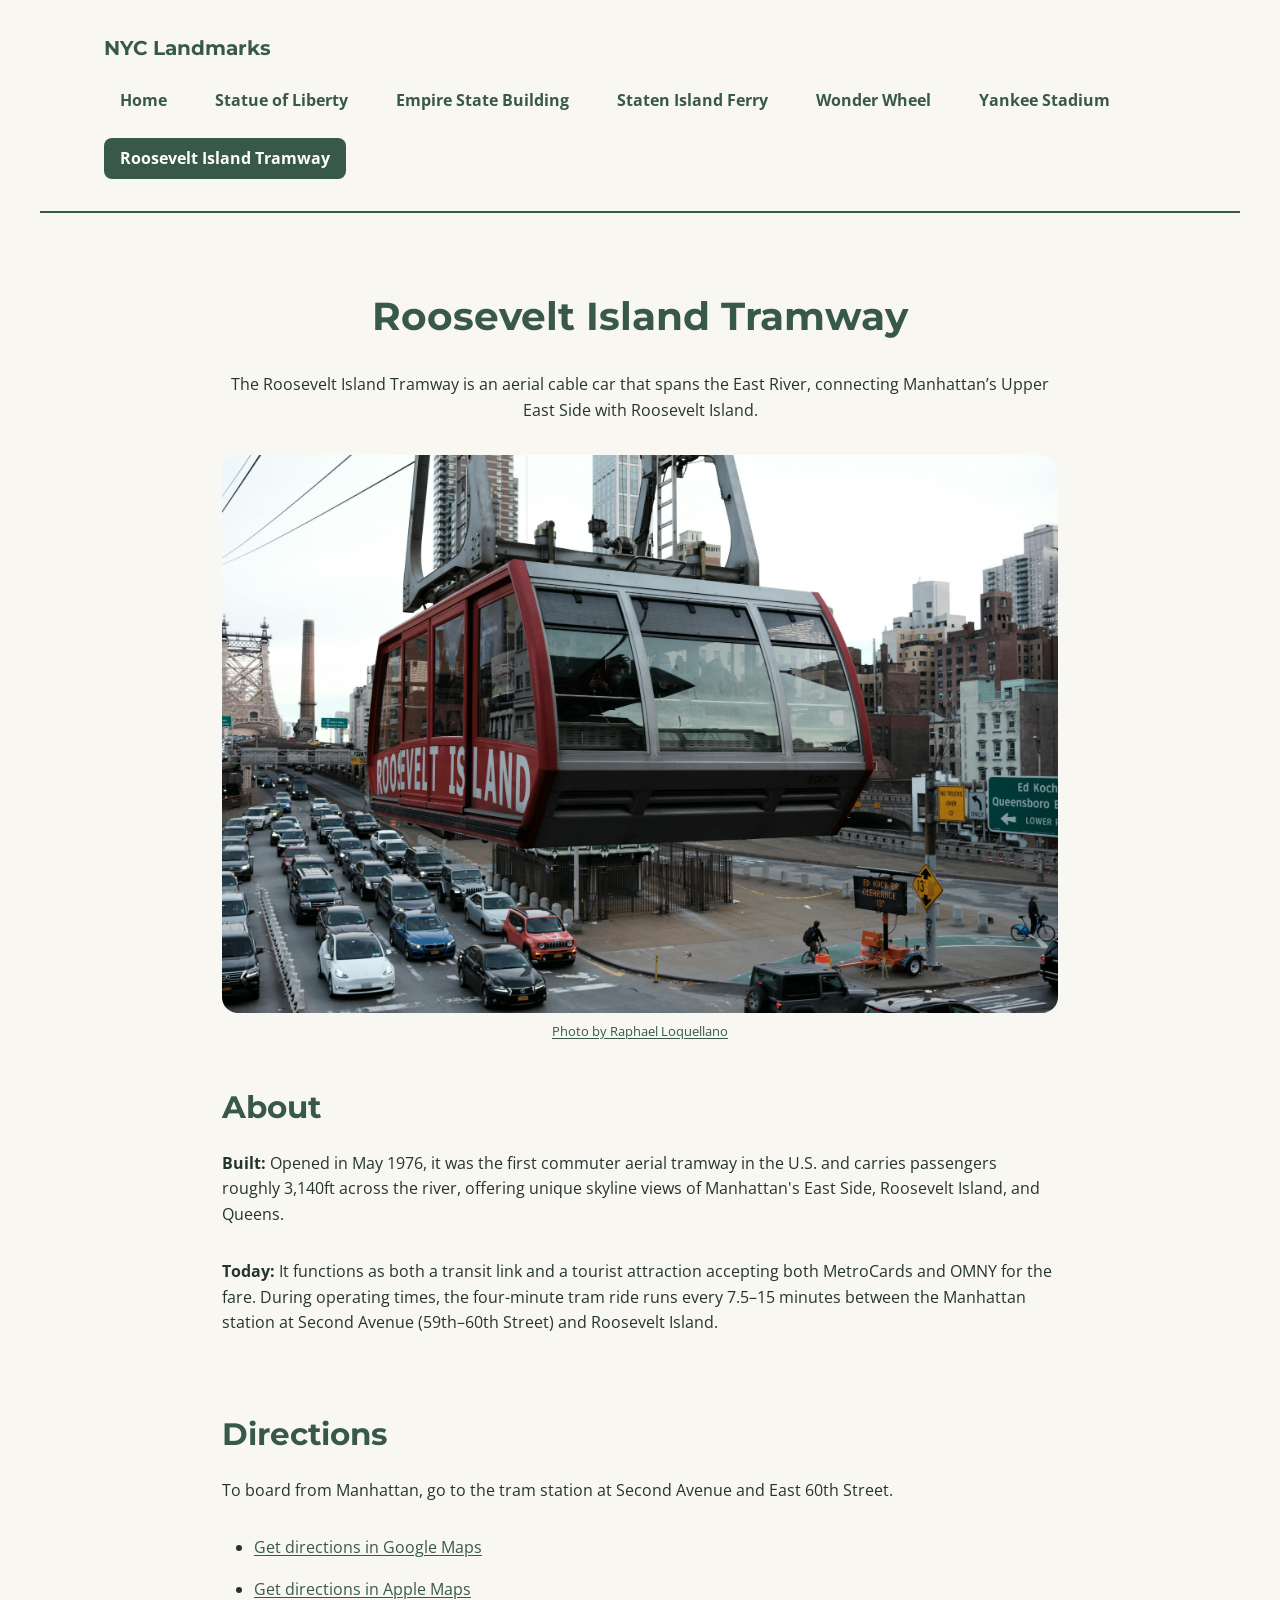
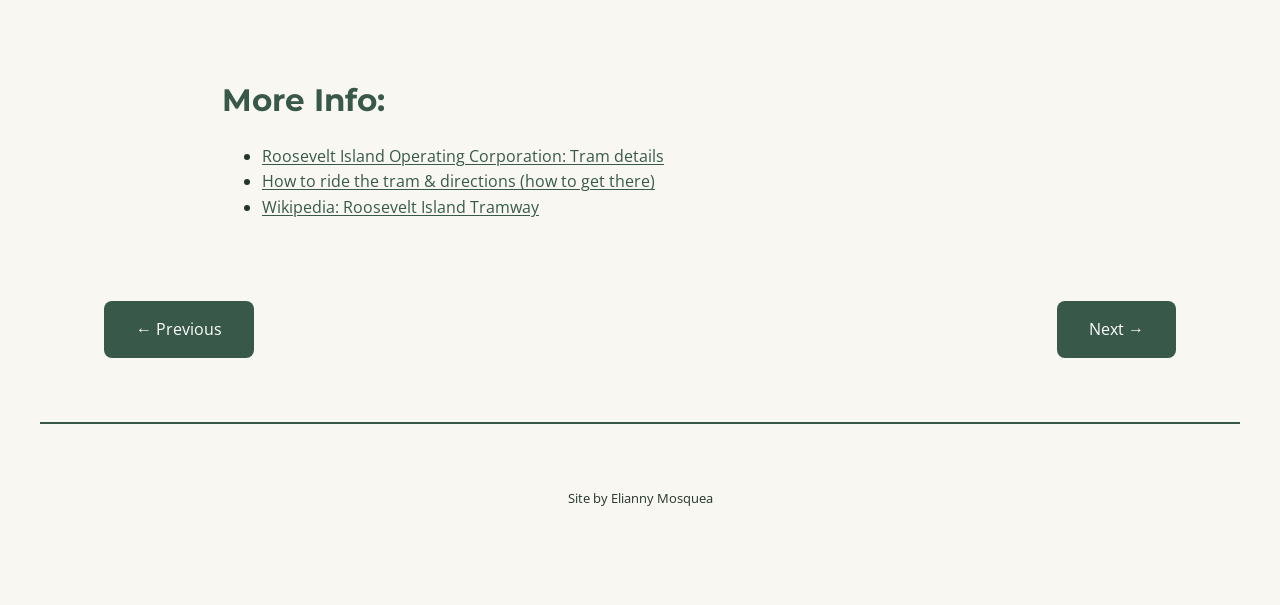
<file: landmark-tram.html>
<!DOCTYPE html>
<html lang="en">

<head>
    <meta charset="UTF-8">
    <meta name="viewport" content="width=device-width, initial-scale=1.0">
    <title>Roosevelt Island Tramway | NYC Landmarks</title>
    <link rel="stylesheet" href="tokens.css">
    <link rel="stylesheet" href="style.css">
</head>

<body>
    <header>
        <div class="site-title">NYC Landmarks</div>
        <nav class="site-navigation" aria-label="Main navigation">
            <ul>
                <li><a href="index.html">Home</a></li>
                <li><a href="landmark-liberty.html">Statue of Liberty</a></li>
                <li><a href="landmark-empire.html">Empire State Building</a></li>
                <li><a href="landmark-ferry.html">Staten Island Ferry</a></li>
                <li><a href="landmark-wonder.html">Wonder Wheel</a></li>
                <li><a href="landmark-yankee.html">Yankee Stadium</a></li>
                <li><a href="landmark-tram.html" aria-current="page">Roosevelt Island Tramway</a></li>
            </ul>
        </nav>
    </header>

    <main class="landmark-page">

        <section class="landmark-introduction">
            <h1>Roosevelt Island Tramway</h1>
            <p>
                The Roosevelt Island Tramway is an aerial cable car that spans the East River, connecting Manhattan’s Upper East Side with Roosevelt Island.
            </p>

            <figure class="landmark-hero">
                <picture>
                    <source media="(max-width: 644px)"
                            srcset="images/square/pexels-loquellano-12404963.jpg">
                    <img src="images/pexels-loquellano-12404963.jpg"
                         alt="Roosevelt Island Tramway leaving Manhattan">
                </picture>
                <figcaption class="text-caption">
                    <a href="https://www.pexels.com/photo/cable-car-above-city-street-12404963/">
                        Photo by Raphael Loquellano
                    </a>
                </figcaption>
            </figure>
        </section>

        <section class="landmark-about">
            <h2>About</h2>
            <p>
                <strong>Built:</strong> Opened in May 1976, it was the first commuter aerial tramway in the U.S. and carries passengers roughly 3,140ft across the river, offering unique skyline views of Manhattan's East Side, Roosevelt Island, and Queens.
            </p>
            <p>
                <strong>Today:</strong> It functions as both a transit link and a tourist attraction accepting both MetroCards and OMNY for the fare. During operating times, the four-minute tram ride runs every 7.5–15 minutes between the Manhattan station at Second Avenue (59th–60th Street) and Roosevelt Island.
            </p>
        </section>

        <section class="landmark-directions">
            <h2 id="directions-title">Directions</h2>
            <p>
                To board from Manhattan, go to the tram station at Second Avenue and East 60th Street.
            </p>
            <ul class="directions-links">
                <li>
                    <a class="directions-link"
                       href="https://www.google.com/maps/dir/?api=1&amp;destination=Roosevelt%20Island%20Tramway%20Manhattan%20Station%2C%20East%2060th%20Street%20and%20Second%20Avenue%2C%20New%20York%2C%20NY">
                        Get directions in Google Maps
                    </a>
                </li>
                <li>
                    <a class="directions-link"
                       href="https://maps.apple.com/directions?destination=Roosevelt%20Island%20Tramway%20Manhattan%20Station%2C%20East%2060th%20Street%20and%20Second%20Avenue%2C%20New%20York%2C%20NY">
                        Get directions in Apple Maps
                    </a>
                </li>
            </ul>
        </section>

        <section class="landmark-more-info">
            <h2>More Info:</h2>
            <ul>
                <li>
                    <a href="https://rioc.ny.gov/302/Tram">
                        Roosevelt Island Operating Corporation: Tram details
                    </a>
                </li>
                <li>
                    <a href="https://www.newyork.co.uk/roosevelt-tram-new-york/">
                        How to ride the tram &amp; directions (how to get there)
                    </a>
                </li>
                <li>
                    <a href="https://en.wikipedia.org/wiki/Roosevelt_Island_Tramway">
                        Wikipedia: Roosevelt Island Tramway
                    </a>
                </li>
            </ul>
        </section>

        <nav id="pagination" aria-label="Landmark navigation">
            <a class="btn" rel="prev" href="landmark-yankee.html">
                ← Previous
            </a>
            <a class="btn" rel="next" href="landmark-liberty.html">
                Next →
            </a>
        </nav>

    </main>

    <footer>
        <p>Site by Elianny Mosquea</p>
    </footer>
</body>

</html>
</file>
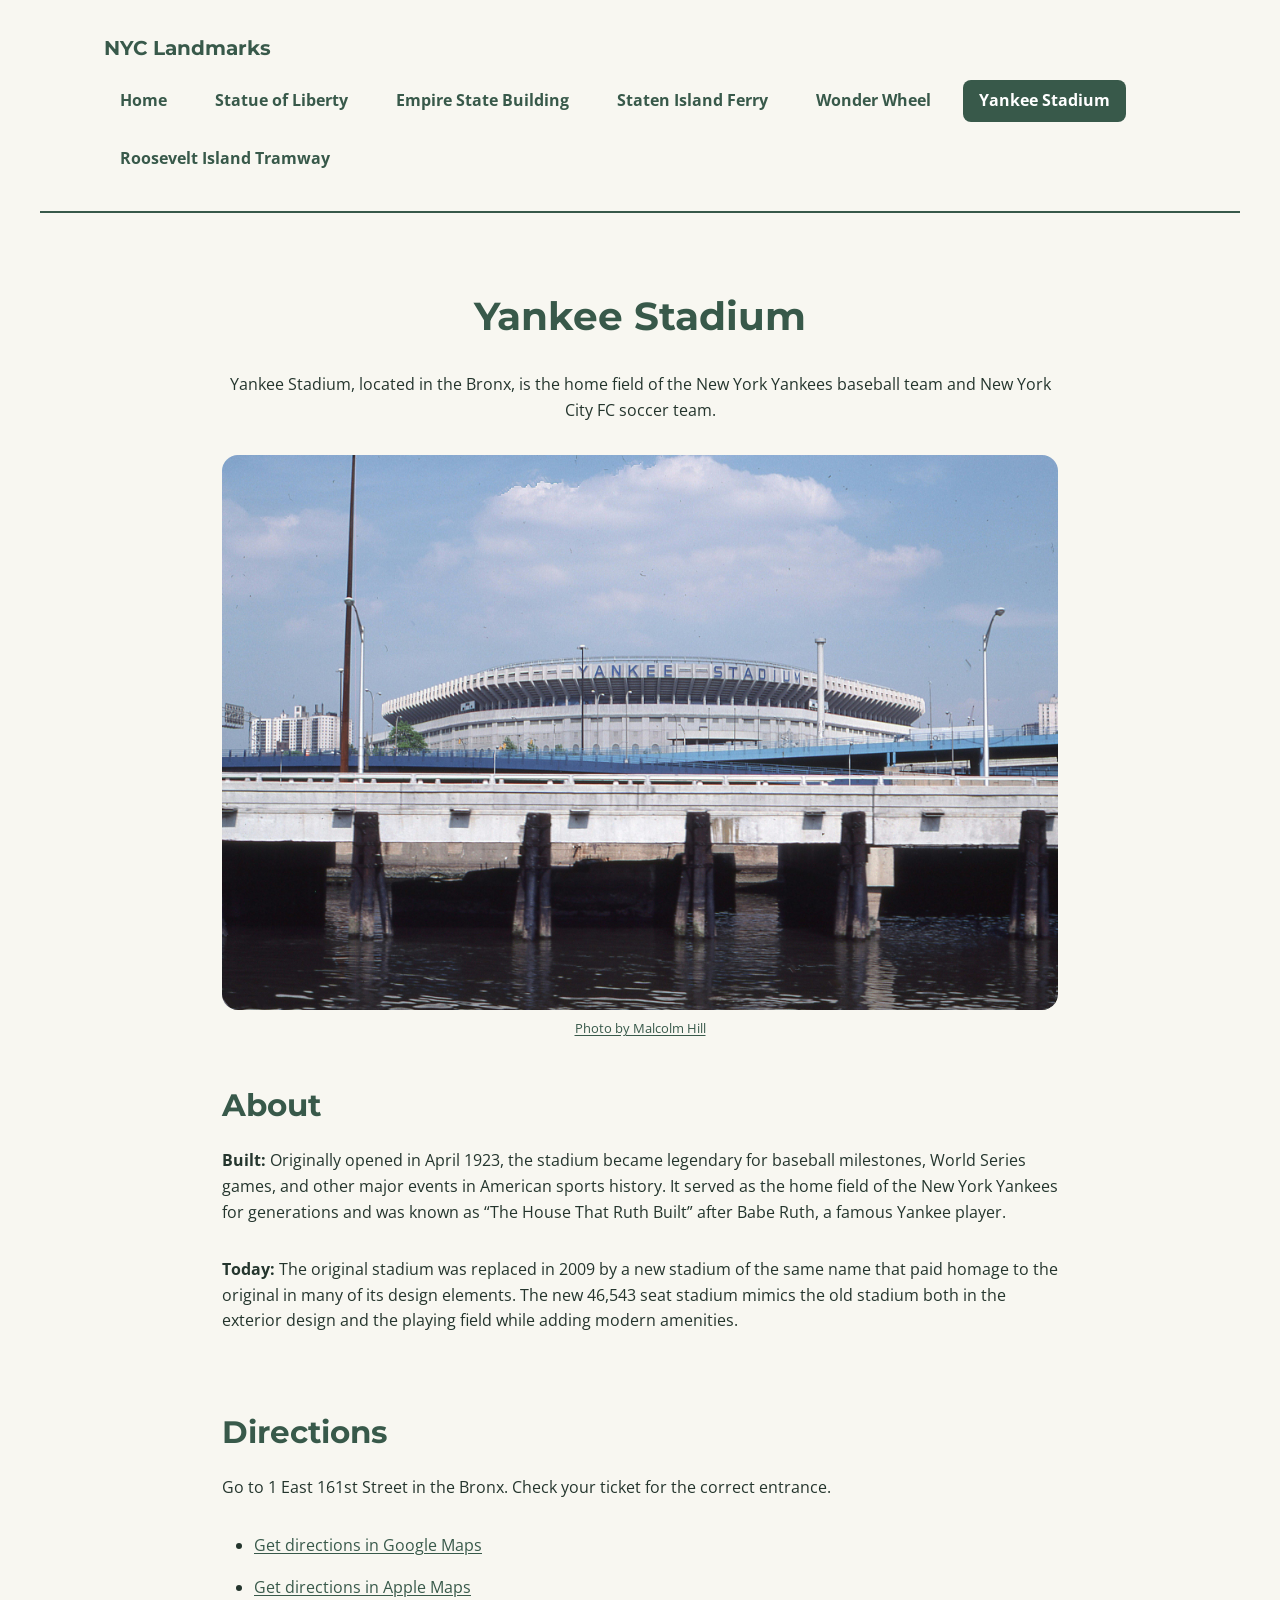
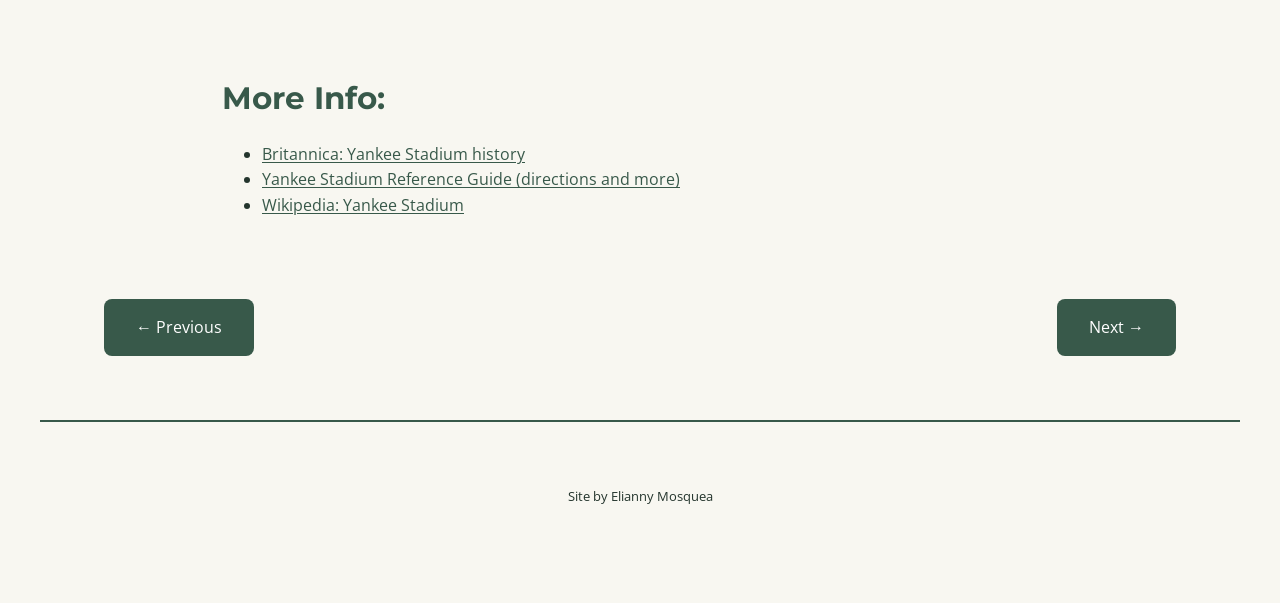
<file: landmark-yankee.html>
<!DOCTYPE html>
<html lang="en">

<head>
    <meta charset="UTF-8">
    <meta name="viewport" content="width=device-width, initial-scale=1.0">
    <title>Yankee Stadium | NYC Landmarks</title>
    <link rel="stylesheet" href="tokens.css">
    <link rel="stylesheet" href="style.css">
</head>

<body>
    <header>
        <div class="site-title">NYC Landmarks</div>
        <nav class="site-navigation" aria-label="Main navigation">
            <ul>
                <li><a href="index.html">Home</a></li>
                <li><a href="landmark-liberty.html">Statue of Liberty</a></li>
                <li><a href="landmark-empire.html">Empire State Building</a></li>
                <li><a href="landmark-ferry.html">Staten Island Ferry</a></li>
                <li><a href="landmark-wonder.html">Wonder Wheel</a></li>
                <li><a href="landmark-yankee.html" aria-current="page">Yankee Stadium</a></li>
                <li><a href="landmark-tram.html">Roosevelt Island Tramway</a></li>
            </ul>
        </nav>
    </header>

    <main class="landmark-page">

        <section class="landmark-introduction">
            <h1>Yankee Stadium</h1>
            <p>
                Yankee Stadium, located in the Bronx, is the home field of the New York Yankees baseball team and New York City FC soccer team.
            </p>

            <figure class="landmark-hero">
                <picture>
                    <source media="(max-width: 644px)"
                            srcset="images/square/pexels-malcolmhill-12360516.jpg">
                    <img src="images/pexels-malcolmhill-12360516.jpg"
                         alt="Yankee Stadium seen from the water with stadium title visible.">
                </picture>
                <figcaption class="text-caption">
                    <a href="https://www.pexels.com/photo/yankee-stadium-under-the-blue-sky-12360516/">
                        Photo by Malcolm Hill
                    </a>
                </figcaption>
            </figure>
        </section>

        <section class="landmark-about">
            <h2>About</h2>
            <p>
                <strong>Built:</strong> Originally opened in April 1923, the stadium became legendary for baseball milestones, World Series games, and other major events in American sports history. It served as the home field of the New York Yankees for generations and was known as “The House That Ruth Built” after Babe Ruth, a famous Yankee player.
            </p>
            <p>
                <strong>Today:</strong> The original stadium was replaced in 2009 by a new stadium of the same name that paid homage to the original in many of its design elements. The new 46,543 seat stadium mimics the old stadium both in the exterior design and the playing field while adding modern amenities.
            </p>
        </section>

        <section class="landmark-directions">
            <h2 id="directions-title">Directions</h2>
            <p>
                Go to 1 East 161st Street in the Bronx. Check your ticket for the correct entrance.
            </p>
            <ul class="directions-links">
                <li>
                    <a class="directions-link"
                       href="https://www.google.com/maps/dir/?api=1&amp;destination=Yankee%20Stadium%2C%201%20East%20161st%20Street%2C%20Bronx%2C%20NY%2010451">
                        Get directions in Google Maps
                    </a>
                </li>
                <li>
                    <a class="directions-link"
                       href="https://maps.apple.com/directions?destination=Yankee%20Stadium%2C%201%20East%20161st%20Street%2C%20Bronx%2C%20NY%2010451">
                        Get directions in Apple Maps
                    </a>
                </li>
            </ul>
        </section>

        <section class="landmark-more-info">
            <h2>More Info:</h2>
            <ul>
                <li>
                    <a href="https://www.britannica.com/place/Yankee-Stadium">
                        Britannica: Yankee Stadium history
                    </a>
                </li>
                <li>
                    <a href="https://www.mlb.com/yankees/ballpark/information">
                        Yankee Stadium Reference Guide (directions and more)
                    </a>
                </li>
                <li>
                    <a href="https://en.wikipedia.org/wiki/Yankee_Stadium">
                        Wikipedia: Yankee Stadium
                    </a>
                </li>
            </ul>
        </section>

        <nav id="pagination" aria-label="Landmark navigation">
            <a class="btn" rel="prev" href="landmark-wonder.html">
                ← Previous
            </a>
            <a class="btn" rel="next" href="landmark-tram.html">
                Next →
            </a>
        </nav>

    </main>

    <footer>
        <p>Site by Elianny Mosquea</p>
    </footer>
</body>

</html>
</file>
<file: tokens.css>
@import url("https://fonts.googleapis.com/css2?family=Montserrat&family=Open+Sans&display=swap");

/* Design System Tokens: Set Base CSS variable values. */
:root {
  /* Typographic Styles */
  --text-size-xs: 0.64rem;
  --text-size-sm: 0.8rem;
  --text-size-md: 1rem;
  --text-size-lg: 1.25rem;
  --text-size-xl: 1.563rem;
  --text-size-2xl: 1.953rem;
  --text-size-3xl: 2.441rem;
  --line-height-base: 1.6;
  --line-height-headings: 1.2;
  --headings-family: "Montserrat", sans-serif;
  --base-family: "Open Sans", sans-serif;

  /* Color Styles */
  --primary-text: #24352D;
  --primary-background: #F8F7F1;
  --action: #38594A;
  --action-hover: #243F32;
  --button-text: #FFFFFF;

  --alternate-text: #F8F7F1;
  --alternate-background: #38594A;
  --alternate-action: #FFFFFF;
  --alternate-action-hover: #DDEBDD;
  --alternate-button-text: #38594A;

  /* Spacing Units */
  --space-unit: 0.5rem;
  --space-1: calc(var(--space-unit) * 1);
  --space-2: calc(var(--space-unit) * 2);
  --space-3: calc(var(--space-unit) * 3);
  --space-4: calc(var(--space-unit) * 4);
  --space-6: calc(var(--space-unit) * 6);
  --space-8: calc(var(--space-unit) * 8);
  --space-12: calc(var(--space-unit) * 12);
  --space-16: calc(var(--space-unit) * 16);
  --space-24: calc(var(--space-unit) * 24);
  --space-32: calc(var(--space-unit) * 32);

  /* Layout Styles */
  --page-width: 75rem;
  --grid-gap: var(--space-4);
  --section-spacing: var(--space-12);
  --content-padding: var(--space-4);
}

html {
  font-size: 16px;
}

* {
  box-sizing: border-box;
}

body {
  margin: 0;
  font-family: var(--base-family);
  font-size: var(--text-size-md);
  line-height: var(--line-height-base);
  color: var(--primary-text);
  background-color: var(--primary-background);
  overflow-wrap: break-word;
}

/* Typography */
h1, h2, h3, h4, h5, h6 {
  font-family: var(--headings-family);
  line-height: var(--line-height-headings);
}

h1 {
  font-size: var(--text-size-3xl);
}

h2 {
  font-size: var(--text-size-2xl);
}

h3 {
  font-size: var(--text-size-xl);
}

h4 {
  font-size: var(--text-size-lg);
}

h5 {
  font-size: var(--text-size-md);
}

h6 {
  font-size: var(--text-size-sm);
}


/* Clean heading defaults assuming parent sections handle top spacing */
h1 {
  margin-block-start: 0;
  margin-block-end: var(--space-4); /* 32px on 8px base */
}

h2 {
  margin-block-start: 0;
  margin-block-end: var(--space-3); /* 24px on 8px base */
}

h3 {
  margin-block-start: 0;
  margin-block-end: var(--space-2); /* 16px on 8px base */
}

h4, h5, h6 {
  margin-block-start: 0;
  margin-block-end: var(--space-2); /* 16px on 8px base */
}

p, ul, ol {
  margin: 0 0 var(--space-4);
}

small {
  font-size: var(--text-size-sm);
}

/* Layout */
header, main, footer {
  max-width: var(--page-width);
  margin-inline: auto;
  padding: var(--space-8);
}

section, .alternate {
  padding: var(--content-padding);
}

section + section {
  margin-top: var(--section-spacing);
}

/* Site identity stays separate from the page heading. */
.site-title {
  font-size: var(--text-size-lg);
}

/* Add the alternate class to an element to apply alternate styling. */
.alternate {
  --action: var(--alternate-action);
  --action-hover: var(--alternate-action-hover);
  --button-text: var(--alternate-button-text);
  color: var(--alternate-text);
  background-color: var(--alternate-background);
}

/* Links and buttons */
a {
  color: var(--action);
  text-decoration: underline;
  text-underline-offset: 0.15em;
}

a:hover {
  color: var(--action-hover);
}

button, .button {
  display: inline-block;
  border: 0;
  padding: var(--space-3) var(--space-4);
  font: inherit;
  color: var(--button-text);
  background-color: var(--action);
  text-decoration: none;
  cursor: pointer;
}

button:hover, .button:hover {
  color: var(--button-text);
  background-color: var(--action-hover);
}

a:focus-visible, button:focus-visible {
  outline: 3px solid currentColor;
  outline-offset: 4px;
}
</file>
<file: style.css>
/* basic responsive image css */
img,
video {
    max-width: 100%;
    height: auto;
}

.videoWrapper.ratio-4-3 {
    padding-bottom: 75%;
}

.videoWrapper.ratio-9-16 {
    padding-bottom: 177.78%;
}

.landmarks-grid {
    display: grid;
    grid-gap: 1rem;
    grid-template-columns: repeat(auto-fit, minmax(250px, 1fr));
}

figure {
    margin: 0;
}

.videoWrapper {
    position: relative;
    height: 0;
    overflow: hidden;
}

.videoWrapper.ratio-16-9 {
    padding-bottom: 56.25%;
}

.videoWrapper iframe {
    position: absolute;
    top: 0;
    left: 0;
    width: 100%;
    height: 100%;
    border: 0;
}

/* NYC Landmarks - Page Styles */

/* Header */
header {
    border-bottom: 2px solid var(--action);
}

.site-title {
    font-family: var(--headings-family);
    font-weight: bold;
    color: var(--action);
}

/* Introduction */
.introduction {
    padding: var(--section-spacing) var(--content-padding);
    text-align: center;
}

.introduction h1 {
    color: var(--action);
}

.introduction .intro {
    font-size: var(--text-size-lg);
    font-weight: bold;
}

/* Featured Landmark */
.featured-landmark {
    background-color: var(--alternate-background);
    color: var(--alternate-text);
    padding: var(--space-8);
    border-radius: var(--space-2);
}

.featured-landmark img {
    display: block;
    width: 100%;
    border-radius: var(--space-1);
    margin-bottom: var(--space-4);
}

/* Landmark Gallery */
.landmarks {
    margin-top: var(--section-spacing);
}

.landmarks-grid {
    display: grid;
    grid-template-columns: repeat(auto-fit, minmax(min(100%, 250px), 1fr));
    gap: var(--grid-gap);
}

/* Individual Cards */
.landmark {
    background-color: #FFFFFF;
    border: 1px solid var(--alternate-action-hover);
    border-radius: var(--space-2);
    overflow: hidden;
    padding: var(--content-padding);
}

.landmark img {
    display: block;
    width: 100%;
    aspect-ratio: 1 / 1;
    object-fit: cover;
    border-radius: var(--space-1);
}

.landmark h3 {
    margin-top: var(--space-3);
    color: var(--primary-text);
}

.landmark h3 a {
    color: inherit;
    text-decoration: none;
}

.landmark h3 a:hover {
    color: var(--action);
}

.text-caption {
    font-size: var(--text-size-sm);
    margin-top: var(--space-1);
}


/* Footer */
footer {
    text-align: center;
    border-top: 2px solid var(--action);
    font-size: var(--text-size-sm);
}

/* Responsive Adjustments */
@media (max-width: 600px) {

    header,
    main,
    footer {
        padding: var(--content-padding);
    }

    .introduction {
        padding: var(--space-8) var(--content-padding);
    }

    .featured-landmark {
        padding: var(--content-padding);
    }
}

/* Refine page spacing */

header {
    padding-top: var(--space-4);
    padding-bottom: var(--space-4);
}

.introduction {
    padding-top: var(--space-8);
    padding-bottom: var(--space-8);
}

.introduction p:last-child {
    margin-bottom: 0;
}

.featured-landmark {
    margin-top: var(--space-4);
}

.introduction {
    padding-top: var(--space-4);
}

/* Featured Landmark - Wide Horizontal Design */

.featured-landmark {
    width: 100%;
    padding: var(--space-8);
    text-align: center;
}

/* Center the heading */
.featured-landmark h2 {
    text-align: center;
    margin-bottom: var(--space-6);
}

/* Wide image */
.featured-landmark picture {
    display: block;
    width: 100%;
    max-width: 900px;
    margin-inline: auto;
}

.featured-landmark img {
    display: block;
    width: 100%;
    height: 600px;
    object-fit: cover;
    object-position: center top;
    border-radius: var(--space-2);
    margin-bottom: var(--space-6);
}

/* Description */
.featured-landmark p {
    max-width: 850px;
    margin-inline: auto;
    text-align: center;
    font-size: var(--text-size-md);
}

/* Mobile */
@media (max-width: 600px) {
    .featured-landmark {
        padding: var(--content-padding);
    }

    .featured-landmark img {
        height: 250px;
    }
}

.featured-landmark picture {
    display: block;
    width: 100%;
    max-width: 900px;
    margin-inline: auto;
}

/* Final featured image size */

.featured-landmark picture {
    display: block;
    width: 100%;
    max-width: 600px;
    margin-left: auto;
    margin-right: auto;
}

.featured-landmark picture img {
    display: block;
    width: 100%;
    height: 300px;
    object-fit: cover;
    object-position: center top;
}

.featured-landmark img {
    margin-bottom: var(--space-6);
}

/* =========================================
   PROJECT 3 - RESPONSIVE STYLES
   Mobile First Design
========================================= */

/* Mobile Layout */

header,
main,
footer {
    width: 100%;
    padding-left: var(--content-padding);
    padding-right: var(--content-padding);
}

/* Main Navigation */

header nav {
    margin-top: var(--space-2);
}

header nav a {
    display: inline-block;
    font-weight: bold;
    padding: var(--space-1) var(--space-2);
}

.site-navigation ul {
    display: flex;
    flex-wrap: wrap;
    gap: var(--space-2);
    list-style: none;
    margin: 0;
    padding: 0;
}

.site-navigation a {
    display: block;
    border-radius: var(--space-1);
    padding: var(--space-1) var(--space-2);
    font-weight: bold;
    text-decoration: none;
}

.site-navigation a:hover {
    color: var(--action-hover);
    background-color: var(--alternate-action-hover);
}

.site-navigation a[aria-current="page"] {
    color: var(--button-text);
    background-color: var(--action);
}

.site-navigation a[aria-current="page"]:hover {
    color: var(--button-text);
    background-color: var(--action-hover);
}

/* Homepage Gallery */

.landmarks-grid {
    display: grid;
    grid-template-columns: 1fr;
    gap: var(--grid-gap);
}

/* Featured Landmark */

.featured-landmark {
    padding: var(--content-padding);
}

.featured-landmark picture img {
    width: 100%;
    height: auto;
    aspect-ratio: 2 / 1;
    object-fit: cover;
}

/* Wonder Wheel Page */

.landmark-page {
    max-width: var(--page-width);
}

.landmark-introduction {
    text-align: center;
}

.landmark-introduction h1 {
    color: var(--action);
}

.tagline {
    font-size: var(--text-size-lg);
    font-weight: bold;
}

.landmark-hero {
    margin-top: var(--space-6);
}

.landmark-hero picture {
    display: block;
}

.landmark-hero img {
    display: block;
    width: 100%;
    height: auto;
    border-radius: var(--space-2);
}

.landmark-about,
.landmark-directions,
.landmark-more-info {
    padding: var(--content-padding);
}

.landmark-about h2,
.landmark-directions h2,
.landmark-more-info h2,
.landmark-gallery h2 {
    color: var(--action);
}

.directions-links {
    padding-left: var(--space-4);
}

.directions-links li {
    margin-bottom: var(--space-2);
}

/* Wonder Wheel Image Gallery */

.landmark-gallery-grid {
    display: grid;
    grid-template-columns: 1fr;
    gap: var(--grid-gap);
}

.landmark-gallery-grid figure {
    background-color: #FFFFFF;
    border: 1px solid var(--alternate-action-hover);
    padding: var(--content-padding);
    border-radius: var(--space-2);
}

.landmark-gallery-grid img {
    display: block;
    width: 100%;
    aspect-ratio: 1 / 1;
    object-fit: cover;
    border-radius: var(--space-1);
}

/* Previous / Next Navigation */

#pagination {
    display: flex;
    flex-wrap: wrap;
    justify-content: space-between;
    gap: var(--space-2);
    margin-top: var(--section-spacing);
}

#pagination .btn {
    display: inline-block;
    padding: var(--space-2) var(--space-4);
    background-color: var(--action);
    color: var(--button-text);
    text-decoration: none;
    border-radius: var(--space-1);
}

#pagination .btn:hover {
    background-color: var(--action-hover);
}

/* =========================================
   TABLET - 645px and wider
========================================= */

@media (min-width: 645px) {

    .landmarks-grid {
        grid-template-columns: repeat(2, minmax(0, 1fr));
    }

    .landmark-gallery-grid {
        grid-template-columns: repeat(2, minmax(0, 1fr));
    }

    .featured-landmark {
        padding: var(--space-6);
    }

    .landmark-hero img {
        max-height: 500px;
        object-fit: cover;
    }

}

/* =========================================
   DESKTOP - 1024px and wider
========================================= */

@media (min-width: 1024px) {

    header,
    main,
    footer {
        padding-left: var(--space-8);
        padding-right: var(--space-8);
    }

    .landmarks-grid {
        grid-template-columns: repeat(3, minmax(0, 1fr));
    }

    .landmark-gallery-grid {
        grid-template-columns: repeat(3, minmax(0, 1fr));
    }

    .landmark-introduction {
        max-width: 900px;
        margin-inline: auto;
    }

    .landmark-hero img {
        max-height: 600px;
    }

    .landmark-about,
    .landmark-directions,
    .landmark-more-info {
        max-width: 900px;
        margin-inline: auto;
    }

}

/* Compact spacing on landmark detail pages without changing the homepage. */
.landmark-page > section {
    padding-block: var(--space-2);
}

.landmark-page > section + section {
    margin-top: var(--space-2);
}

.landmark-page .landmark-hero {
    margin-top: var(--space-4);
}

.landmark-page .landmark-gallery-grid {
    gap: var(--space-3);
}

.landmark-page .landmark-gallery-grid figure {
    padding: var(--space-3);
}

.landmark-page #pagination {
    margin-top: var(--space-4);
}
</file>
